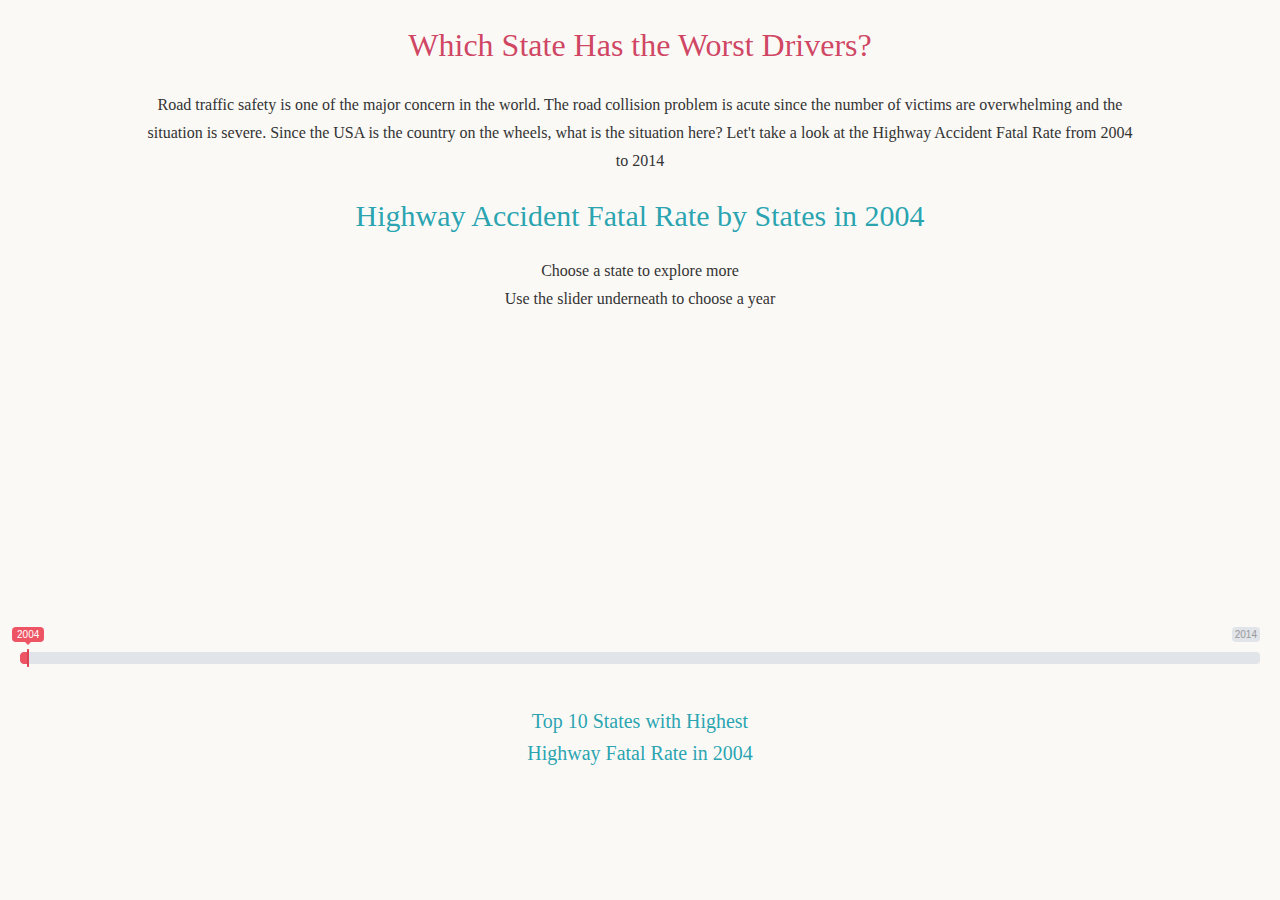
<file: index.html>
<!DOCTYPE html>
<html>
<meta charset="utf-8">
<head>
	<title>P3</title>
	<link rel="stylesheet" href="https://maxcdn.bootstrapcdn.com/bootstrap/3.3.6/css/bootstrap.min.css" integrity="sha384-1q8mTJOASx8j1Au+a5WDVnPi2lkFfwwEAa8hDDdjZlpLegxhjVME1fgjWPGmkzs7" crossorigin="anonymous">

	<link type="text/css" rel="stylesheet" href="https://fast.fonts.net/cssapi/c1ece602-4b8f-4767-a71f-aa828be38869.css">	
	<link rel="stylesheet" type="text/css" href="p3style.css" />
	<script src="https://ajax.googleapis.com/ajax/libs/jquery/2.2.2/jquery.min.js"></script>
	<script src="//d3js.org/d3.v3.min.js"></script>
	<script src="tile.js"></script>
	<script src="//d3js.org/topojson.v1.min.js"></script>
	<link rel="stylesheet" href="normalize.css" />
    <link rel="stylesheet" href="ion.rangeSlider.css" />
    <link rel="stylesheet" href="ion.rangeSlider.skinFlat.css" />
    <script src="jquery-1.12.3.min.js"></script>
	<script src="ion.rangeSlider.js"></script>
</head>

<body onload="sizeChange()">
	<h1> Which State Has the Worst Drivers? </h1>
	<div class="center des">
		<p class="center"> Road traffic safety is one of the major concern in the world. The road collision problem is acute since the number of victims are overwhelming and the situation is severe. Since the USA is the country on the wheels, what is the situation here? Let't take a look at the Highway Accident Fatal Rate from 2004 to 2014</br></p> 
	</div>

	<div class="row">
		<div class="col-md-7 center" >
			<h2> Highway Accident Fatal Rate by States in <span id="yearSpan1"> 2004 </span></h2>
			<div><p class="center">Choose a state to explore more<br>Use the slider underneath to choose a year</p></div>
			<div id="map"> 
				<svg id="container"></svg>
			</div>
			<div id="mapLegendDiv">
				<svg id="legendSvg"></svg>
			</div>
			
			<div id="timeSlider">
				<div>
				 <input type="text" id="range" value="" name="range" />
				</div>
			</div>
		</br>
		</div>

		<div class="col-md-5 no-wrap">
			<h3 > Top 10 States with Highest <br> Highway Fatal Rate in <span id="yearSpan2">2004</span></h3>
			<div id="histogram" class="center"></div>
		</div>
	</div>

	<div id="stateDetail" class="row"> 
				
		<div  id ="lineWrapper" class="col-md-8 ">
			<h2 id="lineTitle2" class="center" ></h2>

			<div class="center">
				<p class="center"> How's the state performance compared with US average? <BR>
					What might influence it?</br></p>  
			</div>

			<div id="lineLegend" ></div>
			<div id="lineChart" >
				<div id="lineSvg"></div>
			</div>	
		</div>

		<div class="col-md-4 ">		
			<h3>Alcohol or Speeding related Fatalities Percentage in <br> <span id="lineTitle"></span> in <span id="zipperYear">2004</span>: </h3>
			<div id="zipper" >
		    	<div class="Alcohol">
		       		<p class="title_text">Alcohol</p>
					<div id="stateALdonut"></div>
		    	</div>
		    	<div class="Speeding">
		        	<p class="title_text">Speeding</p>
					<div id="stateSPdonut"></div>
		   		</div>
			</div>
			
			<h3>USA in <span id="zipperYear2">2004</span>:</h3>
			<div id="zipper2">
		    	<div class="Alcohol">
		       		<p class="title_text">Alcohol</p>
					<div id="nationALdonut"></div>
		    	</div>
		    	<div class="Speeding">
		        	<p class="title_text">Speeding</p>
					<div id="nationSPdonut"></div>
		   		</div>
		</div>
		</div>
		
	</div>
<script>
    $(function () {
        $("#range").ionRangeSlider({
            hide_min_max: false,
            keyboard: true,
            min: 2004,
            max: 2014,
            type: 'single',
            step: 1,
            grid: false,
            prettify_separator: ""
        });
    });
</script>
<script type="text/javascript">
	// Scroll animation
	var scrollToElement = function(el, ms){
	    var speed = (ms) ? ms : 600;
	    $('body').animate({
	        scrollTop: $(el).offset().top
	    }, speed);
	}

	$("#stateDetail").hide();
	// Append the legend for the map
	// inspired by the link https://color.adobe.com/explore/newest/
	// var colorSet = ["#FFD54F", "#FFEE58", "#9CCC65", "#4DD0E1", "#7986CB"];
	var colorSet = ["#FF6138", "#FFFF9D", "#BEEB9F", "#79BD8F", "#00A388"]
	var legendSvg = d3.select("#legendSvg")
	.attr("width", 320)
	.attr("height", 40);

	// Append the Map Legend 
	legendSvg.append("rect")
	.attr("x",20).attr("y",28).attr("width",59).attr("height",10)
	.style("stroke","none").style("fill", colorSet[0]);
	legendSvg.append("rect")
	.attr("x",80).attr("y",28).attr("width",59).attr("height",10)
	.style("stroke","none").style("fill", colorSet[1]);	
	legendSvg.append("rect")
	.attr("x",140).attr("y",28).attr("width",59).attr("height",10)
	.style("stroke","none").style("fill", colorSet[2]);	
	legendSvg.append("rect")
	.attr("x",200).attr("y",28).attr("width",59).attr("height",10)
	.style("stroke","none").style("fill", colorSet[3]);	
	legendSvg.append("rect")
	.attr("x",260).attr("y",28).attr("width",59).attr("height",10)
	.style("stroke","none").style("fill", colorSet[4]);	
	legendSvg.selectAll("text").remove();
	legendSvg.append("text").text("Fatalities Rate Per 100 Million Vehicle Miles Traveled:")
	.attr("class","legendText").attr("x",20).attr("y",10).attr("font-size","30%").style("fill","gray");
	legendSvg.append("text")
	.text("0.4").attr("class","legendText").attr("x",28).attr("y",25).attr("font-size","30%").style("fill","gray");
	legendSvg.append("text")
	.text("1").attr("class","legendText").attr("x",90).attr("y",25).attr("font-size","30%").style("fill","gray");
	legendSvg.append("text")
	.text("1.5").attr("class","legendText").attr("x",150).attr("y",25).attr("font-size","30%").style("fill","gray");
	legendSvg.append("text")
	.text("2").attr("class","legendText").attr("x",210).attr("y",25).attr("font-size","30%").style("fill","gray");
	legendSvg.append("text")
	.text("2.5").attr("class","legendText").attr("x",265).attr("y",25).attr("font-size","30%").style("fill","gray");

	/* set up the map*/
	// var width = $("#mapDiv").width(),
	// var width = $("#mapDiv").width(),

	var width = 800,
	    height = 500;
	var hiswidth = 400,
		hisheight = 450,
		hispadding1 = 50,
		hispadding2 = 30,
	    centered;
	var count = 0;
	var clickCount = 0;
	var clickedId;

	var projection = d3.geo.albersUsa()
		.scale(1000)
		.translate([width / 2, height / 2]);
	var path = d3.geo.path()
		.projection(projection);

	var svg = d3.select("#container")
		.attr("width", "100%")
		.attr("height",height);
	var g = svg.append("g");

	// sizeChange
	d3.select(window)
    	.on("resize", sizeChange);
    // onload function
	function sizeChange() {
	    d3.select("g").attr("transform", "scale(" + $("#container").width()/900 + ")");
	    $("#container").height($("#container").width()*0.618);
	    // d3.select("#lineChart").attr("height", "100%");
	}

	// us map
	d3.json("./data/us.json", function(error, us) {
		if (error) throw error;
		
		var fatalRateScale = d3.scale.linear()
		.domain([0.4, 1, 1.5, 2, 2.5])
		.range(colorSet);

		// Listeners on states
	    g.attr("id", "states")
	    .selectAll("path")
	    .data(topojson.feature(us, us.objects.states).features)
	    .enter().append("path")
	    .attr("d", path)
	    .attr("class","stateUnits")
	    .on("click", clicked);

	  	g.append("path")
	    .datum(topojson.mesh(us, us.objects.states, function(a, b) { return a !== b; }))
	    .attr("id", "state-borders")	    
	    .attr("d", path);

	    //Set default map color
	    d3.csv("./data/data.csv", function (error, data){
	    	if (error) {console.log(error);}
	   	 	d3.selectAll(".stateUnits")
	    	.data(topojson.feature(us, us.objects.states).features)
			.style("fill",function (state){
				var paint;
				data.forEach(function (d){
					if(d["ID"] == state.id){
						paint = fatalRateScale(d["fatalRate2004"]);
			    	}
			    })
			    return paint;
			})
			.style("opacity", 1);
		});

		// Set default histogram of 2004
		var fatalArr = [];
		d3.csv("./data/data.csv", function (error, data2){
			if (error) {console.log(error);}				
			//get all fatal values from this year and pick the top 10 of them
			data2.forEach(function(p){
				if(p["State"]!="USA"){
					fatalArr.push({"State":p["State"], 
						"FatalRate":p["fatalRate2004"]});
				}
			});
			top10 = fatalArr.sort(function(a, b) { 
				return a.FatalRate < b.FatalRate ? 1 : -1; 
			})
			.slice(0, 10);
			d3.selectAll(".hissvg").remove();
			plotHistogram("#histogram", top10);
		});
	   
	    // Color Change as slider and generate text
	    var $range = $("#range");
		var year = 2004;
	    $range.on("change", function change() {
			year = this.value;
			//alert(year);
			document.getElementById("yearSpan1").innerHTML = year;
			document.getElementById("yearSpan2").innerHTML = year;
			document.getElementById("zipperYear").innerHTML = year;
			document.getElementById("zipperYear2").innerHTML = year;
			fatalArr=[];
			var paint;
			
			d3.csv("./data/alcohol_speedings.csv", function (error, data2){
					if (error) {console.log(error);}
					// var selected = d3.select(this);
					data2.forEach(function (d){
						//console.log(d);
						if(d["ID"]==clickedId){
							var alcoholPerc = parseInt(d[year+"AL"]);
							var totalFatal = parseInt(d["FT"+year]);
							var speedFatal = parseInt(d["SF"+year]);
							var speedingPerc = (speedFatal/totalFatal)*100;
							
							d3.selectAll(".donutsvg").remove();
							drawDonut('#stateALdonut',alcoholPerc,120,120,".35em");
							drawDonut('#stateSPdonut',speedingPerc,120,120,".35em");
							
						}
						
						if(d["ID"]=="9999"){
							var N_alcoholPerc = parseInt(d[year+"AL"]);
							var N_totalFatal = parseInt(d["FT"+year]);
							var N_speedFatal = parseInt(d["SF"+year]);
							var N_speedingPerc = (N_speedFatal/N_totalFatal)*100;
							drawDonut('#nationALdonut',N_alcoholPerc,120,120,".35em");
							drawDonut('#nationSPdonut',N_speedingPerc,120,120,".35em");
						}
				 	})
				});
			
			// change the fill of map 
			d3.csv("./data/data.csv", function (error, data){
				if (error) {console.log(error);}
				d3.selectAll(".stateUnits")
				.data(topojson.feature(us, us.objects.states).features)
				.style("fill",function (p){
					data.forEach(function (d){
						if(d["ID"] == p.id){
							paint = fatalRateScale(d["fatalRate"+year]);
			    		}
			    	})
			    	return paint;
				})
				.style("opacity", 1);
				
				data.forEach(function(p){
					if(p["State"]!="USA"){
						fatalArr.push({"State":p["State"],"FatalRate":p["fatalRate"+year]});
					}
				});
				top10 = fatalArr.sort(function(a, b) { return a.FatalRate < b.FatalRate ? 1 : -1; })
				.slice(0, 10);
				d3.selectAll(".hissvg").remove();
				plotHistogram("#histogram",top10);
			})
		});
		
		function clicked(d) {
			//var year = $("#timeSlider").val();
			$("#stateDetail").show();
			// if click a state
			//var $range = $("#range");
			//console.log($range.value);
			if (d && centered !== d) {
			   	centered = d;
			   	clickedId = d.id;
			   	clickCount++; 
			} else {
			    centered = null;
			    clickCount = 0;
			}

			// First clean the map and then color the first selected state
			if (clickCount == 1) {
				var opc;
				var stateName;
				clickCount = 0;
				d3.csv("./data/data.csv", function (error, data){
					if (error) {console.log(error);}
					d3.selectAll(".stateUnits")
					.data(topojson.feature(us, us.objects.states).features)
					.style("opacity", function (p) {
						data.forEach(function (d){
							if(d["ID"] == p.id){
								opc =  0.4;
					    	} 
					    	if (d["ID"] == p.id && p.id == clickedId) {
					    		document.getElementById("lineTitle").innerHTML = d.State;
								document.getElementById("lineTitle2").innerHTML = d.State;
						    	opc =  1;
					    	}   		
					    })
					    return opc;
					});
				});
				// $("#lineChart").show();
				drawline(clickedId);
				
				d3.csv("./data/alcohol_speedings.csv", function (error, data2){
					if (error) {console.log(error);}
					// var selected = d3.select(this);
					data2.forEach(function (d){
						//console.log(d);
						if(d["ID"]==clickedId){
							var alcoholPerc = parseInt(d[year+"AL"]);
							var totalFatal = parseInt(d["FT"+year]);
							var speedFatal = parseInt(d["SF"+year]);
							var speedingPerc = (speedFatal/totalFatal)*100;
							
							d3.selectAll(".donutsvg").remove();
							drawDonut('#stateALdonut',alcoholPerc,120,120,".35em");
							drawDonut('#stateSPdonut',speedingPerc,120,120,".35em");
							
						}
						
						if(d["ID"]=="9999"){
							var N_alcoholPerc = parseInt(d[year+"AL"]);
							var N_totalFatal = parseInt(d["FT"+year]);
							var N_speedFatal = parseInt(d["SF"+year]);
							var N_speedingPerc = (N_speedFatal/N_totalFatal)*100;
							drawDonut('#nationALdonut',N_alcoholPerc,120,120,".35em");
							drawDonut('#nationSPdonut',N_speedingPerc,120,120,".35em");
						}
				 	})
				});
				
				scrollToElement("#stateDetail", 600);	
			}
		}
	});

	// function to draw the line graph
	function drawline(clickedId){
		$("#lineSvg").empty();
		$("#lineLegend").empty();
		d3.selectAll(".lineCheckBox").style("opacity", "1");		
		var height = 400;
		var width = $ ("#lineWrapper").width();
		var padding = 0.06*width;
		var linesvg = d3.select("#lineSvg").append("svg")
		.attr("height", height).attr("width", width);
		$("#lineWrapper").height(600);
		var legendsvg = d3.select("#lineLegend").append("svg")
		.attr("height", 50).attr("width", width);

		linesvg.append("text").text("Fatalities Rate Per 100 Million Vehicle Miles Traveled")
		.attr("x",20)
		.attr("y",height-25)
		.style("fill","#FFA000");
		
		linesvg.append("text").text("Murder Rate/ Unemployment Rate in Percentage")
		.attr("x",width-300)
		.attr("y",height-25)
		.style("fill","#9FA8DA");
		
		
		var radius = 0.01*width;
		var circleText = ["US Average Fatal Rate", "State Fatal Rate", "State Murder Rate", "State unemployment Rate"];
		var lineColors = ["#FFCA28","#FF6F00",  "#7986CB", "#3949AB"];

		for (var i=0; i<4; i++){
			legendsvg.append("circle").attr("cx", 0.1*width+i*0.2*width).attr("cy",0.1*height-7)
			.attr("r",radius).style("fill",lineColors[i]);
			legendsvg.append("text").text(circleText[i])
			.attr("x",0.1*width+i*0.2*width+15).attr("y",0.1*height-2);
		}
		
		 // Add the clip path.
	  	linesvg.append("clipPath")
	    .attr("id", "clip")
	    .append("rect")
	    .attr("width", width)
	    .attr("height", height);

		var targetState=[];
		var usaAve = [];

		d3.csv("./data/data.csv",  function(error, data) {
			if (error) {console.log(error);}
			data.forEach(function (d){
				if (d["ID"]== 9999){
					for (var i=2004; i<2015; i++){
						usaAve.push({Year: i, FR: Number(d["fatalRate"+i])});
					};
				}
				if(d["ID"] == clickedId){
					for (var i=2004; i<2015; i++){
						targetState.push(
							{	Year: i, 
								FR: Number(d["fatalRate"+i]), 
								Mur: Number(d["Murder"+i]), 
								Emp: Number(d["Unemploy"+i])
							});
					};
				}
			})

			var xScale = d3.scale.ordinal()
			.domain([2004, 2005, 2006, 2007, 2008, 2009, 2010, 2011, 2012, 2013, 2014])
			.rangePoints([padding+10, width - padding-10]);

			var yScale = d3.scale.linear()
			// .domain([0.4,2.94])
			.domain([0.9*d3.min([d3.min(targetState, function (d){return d.FR;}),d3.min(usaAve, function (d){return d.FR;})])
				,1.1*d3.max([d3.max(targetState, function (d){return d.FR;}),d3.max(usaAve, function (d){return d.FR;})])])
			.range([height-padding, 10]);

			var yMurderScale = d3.scale.linear()
			// .domain([0,17.5])
			.domain([0.9*d3.min([d3.min(targetState, function (d) {return d.Mur;}),d3.min(targetState, function (d) {return d.Emp;})]),
				1.1*d3.max([d3.max(targetState, function (d) { return d.Mur;}),d3.max(targetState, function (d) { return d.Emp;})])])
			.range([height-padding, 10]);

			var xAxis = d3.svg.axis().scale(xScale).tickSize(-(height-padding)).tickSubdivide(true).orient("buttom");
			linesvg.append("g")
			.attr("class", "x axis")
			.attr("transform","translate(0,"+(height-padding)+")")
			.call(xAxis);

			var yAxis1 = d3.svg.axis().scale(yScale).orient("left").ticks(8);
			linesvg.append("g").attr("class","axis")
			.attr("transform","translate(" + (padding)+ ",0)")
			.call(yAxis1);

			var yAxis2 = d3.svg.axis().scale(yMurderScale).orient("right").ticks(8);
			linesvg.append("g").attr("class","rightAxis")
			.attr("transform","translate(" + (width-padding)+ ",0)")
			.call(yAxis2);

			// Draw the usa average line
			var fatalLine = d3.svg.line()
			.interpolate("cardinal")
		    .x(function (d) { return xScale(d.Year); })
		    .y(function (d) { return yScale(d.FR); });
		    linesvg.append("path")
		    .attr("class", "myLine").attr("id","usaLine")
		    .style("stroke-width","2.5").style("stroke",lineColors[0])
		    .attr("d", fatalLine(usaAve));
		    linesvg.append("path")
		    .attr("class", "myLine").attr("id","fatalStateLine")
		    .style("stroke-width","2.5").style("stroke",lineColors[1])
		    .attr("d", fatalLine(targetState));

		    // Draw the murder line of a state
		    var murderLine = d3.svg.line()
		    .interpolate("cardinal")
		    .x(function (d) { return xScale(d.Year); })
		    .y(function (d) { return yMurderScale(d.Mur); });
		    linesvg.append("path")
		    .attr("class", "myLine").attr("id","murderStateLine")
		    .style("stroke-width","2.5").style("stroke",lineColors[2])
		    .attr("d", murderLine(targetState));

		    // Draw the unemployment line of a state
		    var unemployLine = d3.svg.line()
		    .interpolate("cardinal")
		    .x(function (d) { return xScale(d.Year); })
		    .y(function (d) { return yMurderScale(d.Emp); });
		    linesvg.append("path")
		    .attr("class", "myLine").attr("id","murderStateLine")
		    .style("stroke-width","2.5").style("stroke",lineColors[3])
		    .attr("d", unemployLine(targetState));

		    /* Add 'curtain' rectangle to hide entire graph */
		  	var curtain = linesvg.append('rect')
		    .attr("x", -1* width).attr('y', -1 * (height-padding-1))
		    .attr('height', height-padding).attr('width', width-padding)
		    .attr('class', 'curtain').attr('transform', 'rotate(180)')
		    .style('fill', "FAF9F5");

		    // Add transition of curtain to create line animation
    		d3.selectAll("rect.curtain").transition().duration(3000).attr("width",0);

    		// Change the line status when hover and move away
    		d3.selectAll(".lines").attr("class","allLines");
 		});
	};

	var duration   = 1000,
    transition = 200;

	function drawDonut(element, percent, width, height, y_offset) {

	  width = typeof width !== 'undefined' ? width : 290;
	  height = typeof height !== 'undefined' ? height : 290;
	  y_offset = typeof y_offset !== 'undefined' ? y_offset : "-.10em";

	  var dataset = {
			lower: getPerc(0),
			upper: getPerc(percent)
		  },
		  radius = Math.min(width, height) / 2,
		  pie = d3.layout.pie().sort(null),
		  format = d3.format(".0%");

	  var arc = d3.svg.arc()
			.innerRadius(radius - 20)
			.outerRadius(radius);
	  
	  var donutsvg = d3.select(element).append("svg")
			.attr("class","donutsvg")
			.attr("width", width)
			.attr("height", height)
			.append("g")
			.attr("transform", "translate(" + width / 2 + "," + height / 2 + ")");

	  var path = donutsvg.selectAll("path")
			.data(pie(dataset.lower))
			.enter().append("path")
			.attr("class", function(d, i) { return "color" + i })
			.attr("d", arc)
			.each(function(d) { this._current = d; }); 

	  var text = donutsvg.append("text")
			.attr("text-anchor", "middle")
			.attr("dy", y_offset);

	  if (typeof(percent) === "string") {
		text.text(percent);
	  }
	  else {
		var progress = 0;
		var timeout = setTimeout(function () {
		  clearTimeout(timeout);
		  path = path.data(pie(dataset.upper)); // update the data
		  path.transition().duration(duration).attrTween("d", function (a) {
			var i  = d3.interpolate(this._current, a);
			var i2 = d3.interpolate(progress, percent)
			this._current = i(0);
			return function(t) {
			  text.text( format(i2(t) / 100) );
			  return arc(i(t));
			};
		  }); 
		}, 200);
	  }
	};

	function getPerc(percent) {
	  return [percent, 100-percent];
	};
	
	//create histogram
	function plotHistogram(eid,inputarray){
		var stateArr = []; 
		var valueArr = [];
		var rateArr = [];
		var counter = 0;
		
		inputarray.forEach(function(d){
			rateArr.push(parseFloat(d.FatalRate));
			valueArr.push({"y": counter,
			"x" : parseFloat(d.FatalRate),
			"State" : d.State});
			counter++;
		});
		var numofbins=10;

		//todo
		//change the width and height
		var svg = d3.select(eid).append("svg")
		.attr("class", "hissvg")
		.attr("width", hiswidth)
		.attr("height", hisheight);
		
		var yScale = d3.scale.linear()
		.domain([10,0])
		.range([hisheight - hispadding2, hispadding2]);
		
		var xScale = d3.scale.linear()
		.domain([d3.min(rateArr) * 0.8, d3.max(rateArr)])
		.range([hispadding1, hiswidth - hispadding2]);
		
		var xAxis=d3.svg.axis().scale(xScale).orient("top")
		.ticks(5).tickSize(3);
		var yAxis=d3.svg.axis().scale(yScale).orient("left")
		.ticks(0);
		
		svg.append("g").attr("class","axis").call(xAxis)
		.attr("transform"," translate(0," + (hispadding2) + ")");
		// svg.append("g").attr("class","axis").call(yAxis)
		// .attr("transform","translate("+hispadding1+",0)");
		
		rankColor = ["#880E4F","#AD1457","#C2185B","#D81B60","#E91E63","#EC407A","#F06292","#F48FB1","#F8BBD0","#FCE4EC"];

		var i = 0;
		valueArr.forEach(function (bin) {
			svg.append("rect").attr("class", "bar")
			.attr("x", xScale(d3.min(rateArr) * 0.8))
			.attr("y", yScale(bin.y) * 1.1)
			.attr("width", xScale(bin.x) - xScale(d3.min(rateArr) * 0.8))
			.attr("height", (hisheight - 2 * hispadding2) / numofbins - 4)
			.style("fill", rankColor[i])
			.attr("opacity", 1);

			svg.append("text").text(bin.State)
			.attr("class", "histText")
			.attr("x", xScale(d3.min(rateArr) * 0.8) - 10)
			.attr("y", yScale(bin.y) * 1.1 + 22)
			.attr("text-anchor", "end");
			i++;	
		});
	}
</script>
</body>
</html>
</file>
<file: p3style.css>
/*- Style by Jon Perez -*/
h1 {
  color: #d04764;
  font-family: 'Lobster', cursive;
  font-size: 48px;
  font-weight: normal;
  line-height: 48px;
  margin: 36px;
  text-shadow: 1px 0 0 #fff;
  text-align: center;
}

h2 {
  color: #2CA4B0;
  font-family: 'Oleo Script', cursive;
  font-size: 30px;
  font-weight: normal;
  line-height: 32px;
  /*margin: 20px;*/
  /*padding-left: 20px;*/
  text-shadow: 1px 0 0 #fff;
  text-align: center;
}

h3 {
  color: #2CA4B0;
  font-family: 'Oleo Script', cursive;
  font-size: 20px;
  font-weight: normal;
  line-height: 32px;
  /*margin: 20px;*/
  /*padding-left: 20px;*/
  text-shadow: 1px 0 0 #fff;
  text-align: center;
}

.no-wrap {
  white-space: nowrap;
}

.center{
  text-align: center;
}

p {
  color: #333;
  font-family: 'Original Surfer', cursive;
  font-size: 16px;
  line-height: 28px;
  margin: 0 0 24px;
}

.des {
  width: 1000px;
  margin: auto;
}

body {
  background-color: #FAF9F5;
}

#states {
  fill: #aaa;
}

text {
   font-family:"LinotypeUniversW01-Cn";
}

#state-borders {
	fill: none;
	stroke: #fff;
  stroke-width: 1.5px;
  stroke-linejoin: round;
  stroke-linecap: round;
  pointer-events: none;
}

#timeSlider{
  margin-left: 20px;
  margin-right: 20px;
}

#mapLegendDiv {
  width: 330px;
  height: 45px;
  left: 0px;
  top:0px;
  bottom: 0px;
}

#stateDetail {
  top: 100px;
  padding-top: 50px;
}

#zipperTitle{  
  vertical-align: top;
  padding: 50px 0 50px 0;
  height: 100px;
  width: 400px;
  margin: auto;
}

#zipper{  
  vertical-align: top;
  padding: 10px 0 50px 0px;
  height: 200px;
  width: 400px;
  margin: 0 auto;
}

#zipper2{  
  vertical-align: top;
  padding: 10px 0 50px 0px;
  height: 200px;
  width: 400px;
  margin: 0 auto;
}


#lineChart {
  float: left;
  vertical-align: top;
}

#lineSvg{
  width: 500px;
  margin: auto;
}

input[type="range"] {
	-webkit- 
  margin-top: 0px;
  background-color: #eaedf7;
  border-radius: 15px;
  /*width: 650px;*/
  width: 100%;
  -webkit-appearance: none;
  height:10px;
  margin-left: 20px;
}

input[type="range"]::-webkit-slider-thumb {
  -webkit-appearance: none;
  cursor: default;
  top: -5px;
  height: 20px;
  width: 30px;
  background: none repeat scroll 0 0 #7986CB;
  border-radius: 5px;
  /*margin-left: 20px;*/
}

.sliderTag { 
  width: 65px;
  margin: 5px 0 20px 0;
  float: left;
  color: #7986CB; 
  margin-left: 10px;
  font-weight: bold; 
  text-anchor: middle;
}

.myLine{
  fill:none;
}

.axis path { 
  fill: none; 
  stroke: #FFA000;
}

.rightAxis path { 
  fill: none; 
  stroke: #9FA8DA;
}

.rightAxis text {
  fill: #9FA8DA;
}

.rightAxis line {
  stroke: #9FA8DA;
}
.axis line { 
  stroke: #FFA000; 
}

.axis text {
  fill: #FFA000;
}

.x.axis line {
  stroke: DARKGRAY;
  stroke-opacity: .5;
}

.x.axis path {
  display: none;
}
.x.axis text{
  fill: DARKGRAY;
}
.Alcohol{
  margin: 0 40px;
}
.Speeding{
  margin-left:30px;
}

.Alcohol,.Speeding{
  display:inline-block; 
  vertical-align: top;
  text-align:center;
}

#donut,#donut1 {
  display: inline-block;
  margin: 0 auto;
}

path.color0 {
  fill: #1072b8;
}

path.color1 {
  fill: #35526b;
}

.histText {
  font-size: 15px;
  font-color: MIDNIGHTBLUE;
}

.legendText{
  font-size: 13px;
}

.hissvg {
  padding-left: 50px;
}

#container {
  margin:2%;
  padding:20px;
}

#legendSvg {
  z-index: -1;
  position: relative;
  height: 50px;
}

#lineLegend {
  position: relative;
  height: 50px;
  display:inline-block; 
  /*background-color: red;*/
}

#histogram {
  padding-top: 30px;
  margin: auto;
}
</file>
<file: ion.rangeSlider.css>
/* Ion.RangeSlider
// css version 2.0.3
// © 2013-2014 Denis Ineshin | IonDen.com
// ===================================================================================================================*/

/* =====================================================================================================================
// RangeSlider */

.irs {
    position: relative; display: block;
    -webkit-touch-callout: none;
    -webkit-user-select: none;
     -khtml-user-select: none;
       -moz-user-select: none;
        -ms-user-select: none;
            user-select: none;
     /*margin-left: 20px;*/
}
    .irs-line {
        position: relative; display: block;
        overflow: hidden;
        outline: none !important;

    }
        .irs-line-left, .irs-line-mid, .irs-line-right {
            position: absolute; display: block;
            top: 0;
        }
        .irs-line-left {
            left: 0; width: 11%;
        }
        .irs-line-mid {
            left: 9%; width: 82%;
        }
        .irs-line-right {
            right: 0; width: 11%;
        }

    .irs-bar {
        position: absolute; display: block;
        left: 0; width: 0;
        /*margin-left: 20px;*/
    }
        .irs-bar-edge {
            position: absolute; display: block;
            top: 0; left: 0;
            /*margin-left: 20px;*/
        }

    .irs-shadow {
        position: absolute; display: none;
        left: 0; width: 0;
        /*margin-left: 20px;*/

    }

    .irs-slider {
        position: absolute; display: block;
        cursor: default;
        z-index: 1;
        /*margin-left: 20px;*/
        /*padding-left: 20px;*/

    }
        .irs-slider.single {

        }
        .irs-slider.from {
            /*margin-left: 20px;*/

        }
        .irs-slider.to {

        }
        .irs-slider.type_last {
            z-index: 2;
        }

    .irs-min {
        position: absolute; display: block;
        left: 0;
        cursor: default;
    }
    .irs-max {
        position: absolute; display: block;
        right: 0;
        cursor: default;
    }

    .irs-from, .irs-to, .irs-single {
        position: absolute; display: block;
        top: 0; left: 0;
        cursor: default;
        white-space: nowrap;
    }

.irs-grid {
    position: absolute; display: none;
    bottom: 0; left: 0;
    width: 100%; height: 20px;
}
.irs-with-grid .irs-grid {
    display: block;
}
    .irs-grid-pol {
        position: absolute;
        top: 0; left: 0;
        width: 1px; height: 8px;
        background: #000;
    }
    .irs-grid-pol.small {
        height: 4px;
    }
    .irs-grid-text {
        position: absolute;
        bottom: 0; left: 0;
        white-space: nowrap;
        text-align: center;
        font-size: 9px; line-height: 9px;
        padding: 0 3px;
        color: #000;
    }

.irs-disable-mask {
    position: absolute; display: block;
    top: 0; left: -1%;
    width: 102%; height: 100%;
    cursor: default;
    background: rgba(0,0,0,0.0);
    z-index: 2;
}
.irs-disabled {
    opacity: 0.4;
}
.lt-ie9 .irs-disabled {
    filter: alpha(opacity=40);
}


.irs-hidden-input {
    position: absolute !important;
    display: block !important;
    top: 0 !important;
    left: 0 !important;
    width: 0 !important;
    height: 0 !important;
    font-size: 0 !important;
    line-height: 0 !important;
    padding: 0 !important;
    margin: 0 !important;
    outline: none !important;
    z-index: -9999 !important;
    background: none !important;
    border-style: solid !important;
    border-color: transparent !important;
}
</file>
<file: ion.rangeSlider.skinFlat.css>
/* Ion.RangeSlider, Flat UI Skin
// css version 2.0.3
// © Denis Ineshin, 2014    https://github.com/IonDen
// ===================================================================================================================*/

/* =====================================================================================================================
// Skin details */

.irs-line-mid,
.irs-line-left,
.irs-line-right,
.irs-bar,
.irs-bar-edge,
.irs-slider {
    background: url(img/sprite-skin-flat.png) repeat-x;
}

.irs {
    height: 40px;
}
.irs-with-grid {
    height: 60px;
}
.irs-line {
    height: 12px; top: 25px;
}
    .irs-line-left {
        height: 12px;
        background-position: 0 -30px;
    }
    .irs-line-mid {
        height: 12px;
        background-position: 0 0;
    }
    .irs-line-right {
        height: 12px;
        background-position: 100% -30px;
    }

.irs-bar {
    height: 12px; top: 25px;
    background-position: 0 -60px;
}
    .irs-bar-edge {
        top: 25px;
        height: 12px; width: 9px;
        background-position: 0 -90px;
    }

.irs-shadow {
    height: 3px; top: 34px;
    background: #000;
    opacity: 0.25;
}
.lt-ie9 .irs-shadow {
    filter: alpha(opacity=25);
}

.irs-slider {
    width: 16px; height: 18px;
    top: 22px;
    background-position: 0 -120px;
}
.irs-slider.state_hover, .irs-slider:hover {
    background-position: 0 -150px;
}

.irs-min, .irs-max {
    color: #999;
    font-size: 10px; line-height: 1.333;
    text-shadow: none;
    top: 0; padding: 1px 3px;
    background: #e1e4e9;
    -moz-border-radius: 4px;
    border-radius: 4px;
}

.irs-from, .irs-to, .irs-single {
    color: #fff;
    font-size: 10px; line-height: 1.333;
    text-shadow: none;
    padding: 1px 5px;
    background: #ed5565;
    -moz-border-radius: 4px;
    border-radius: 4px;
}
.irs-from:after, .irs-to:after, .irs-single:after {
    position: absolute; display: block; content: "";
    bottom: -6px; left: 50%;
    width: 0; height: 0;
    margin-left: -3px;
    overflow: hidden;
    border: 3px solid transparent;
    border-top-color: #ed5565;
}


.irs-grid-pol {
    background: #e1e4e9;
}
.irs-grid-text {
    color: #999;
}

.irs-disabled {
}
</file>
